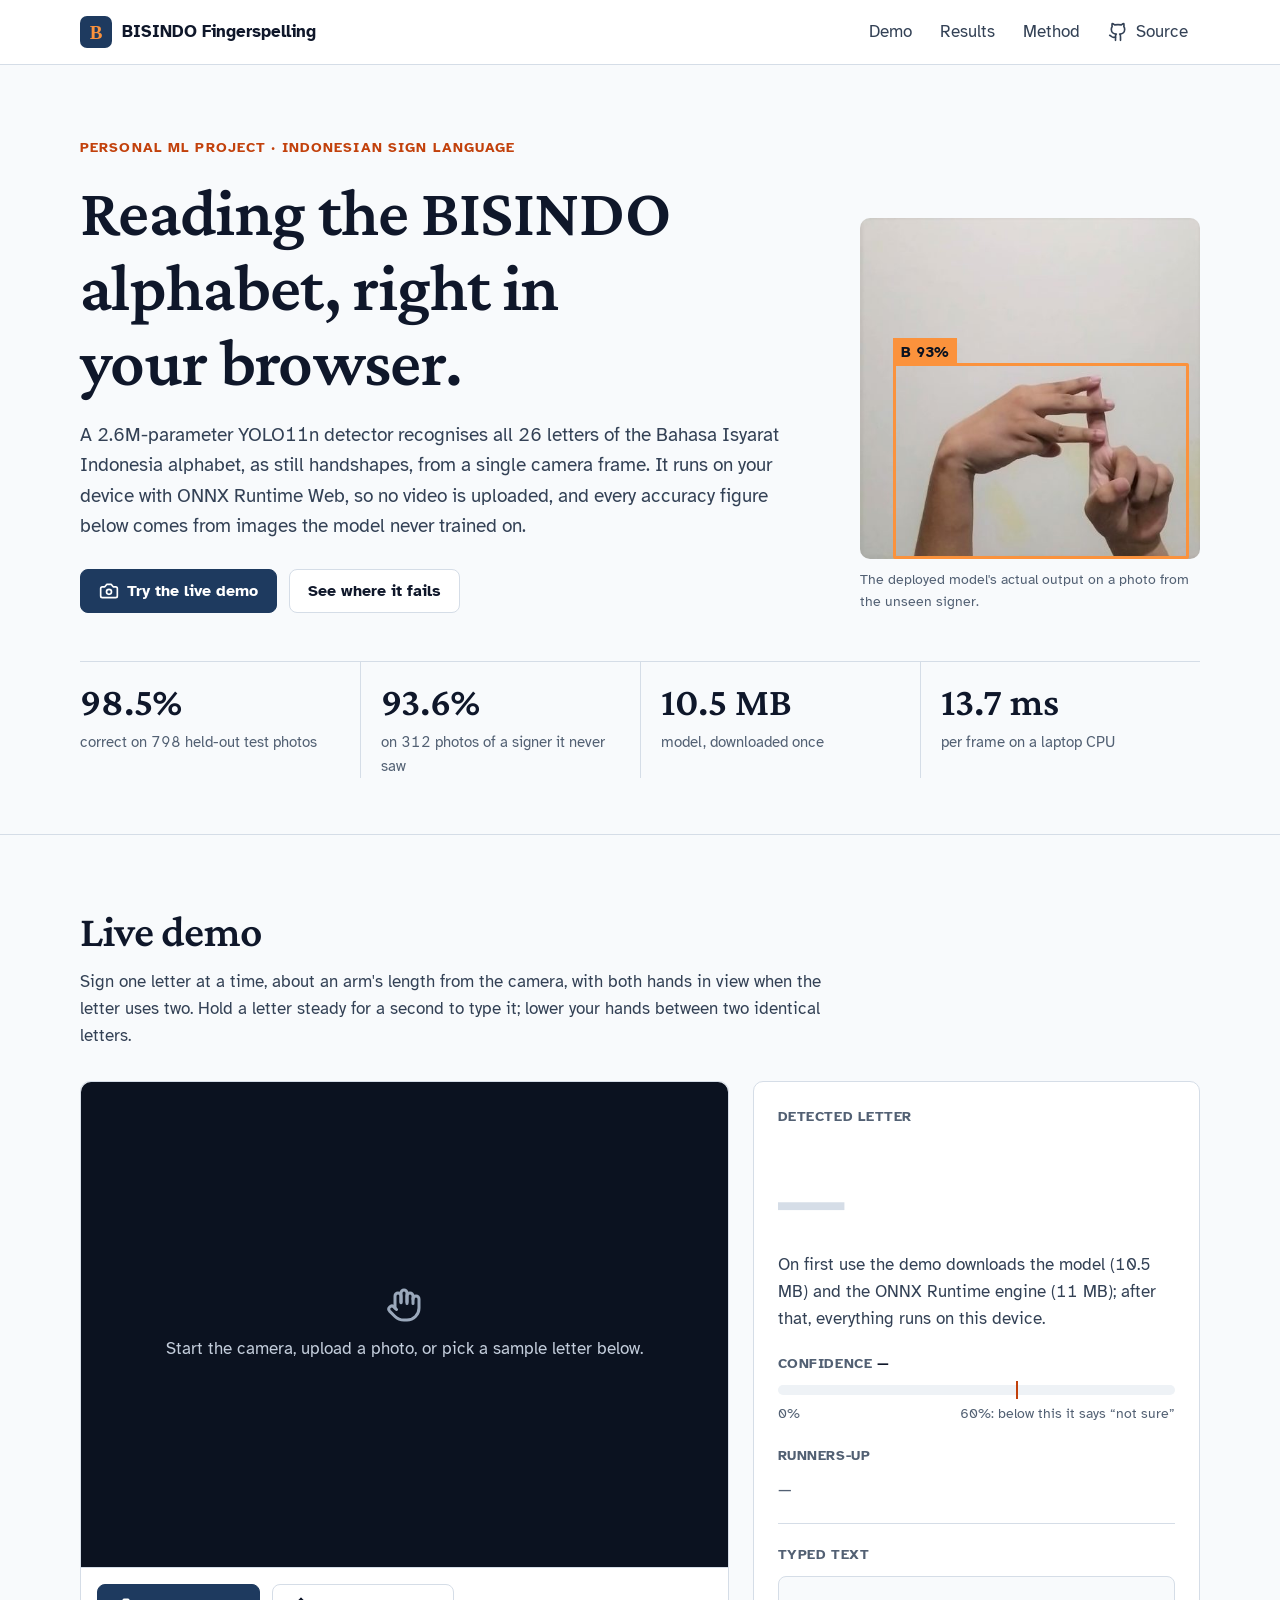
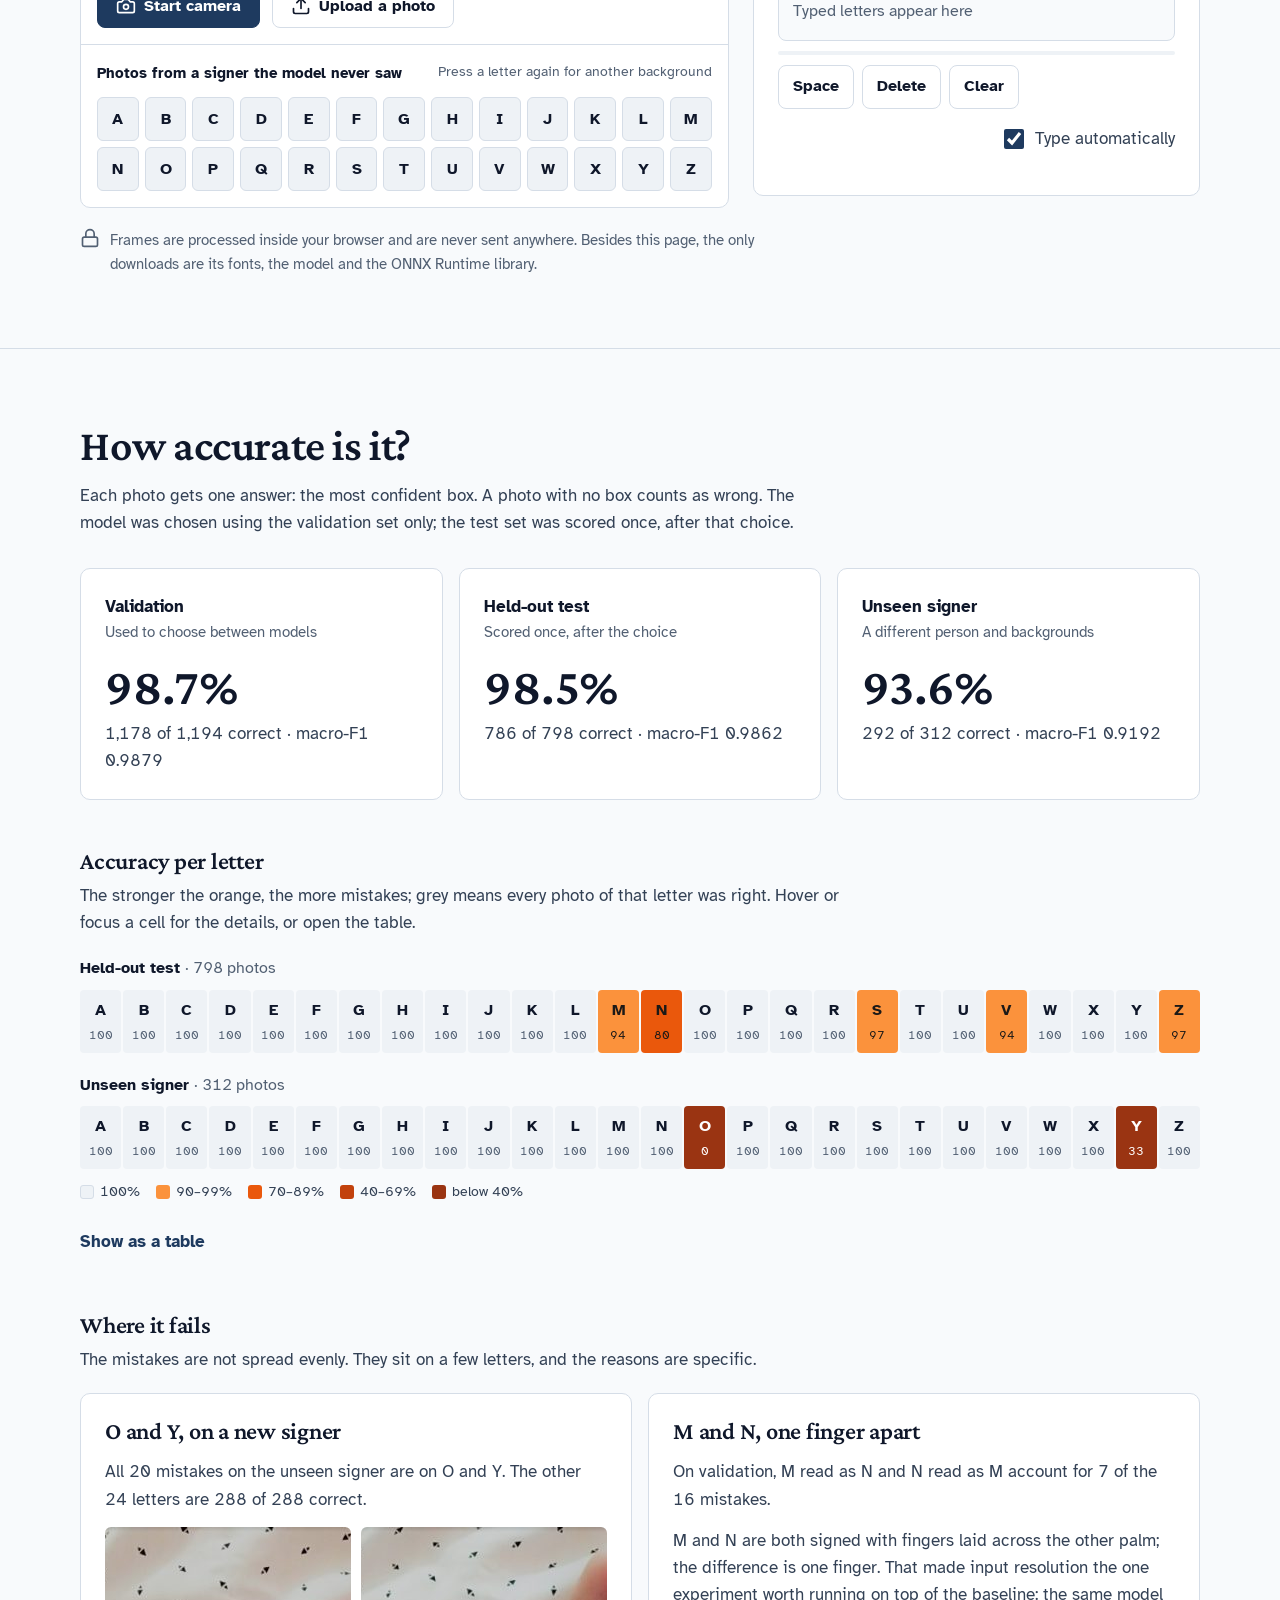
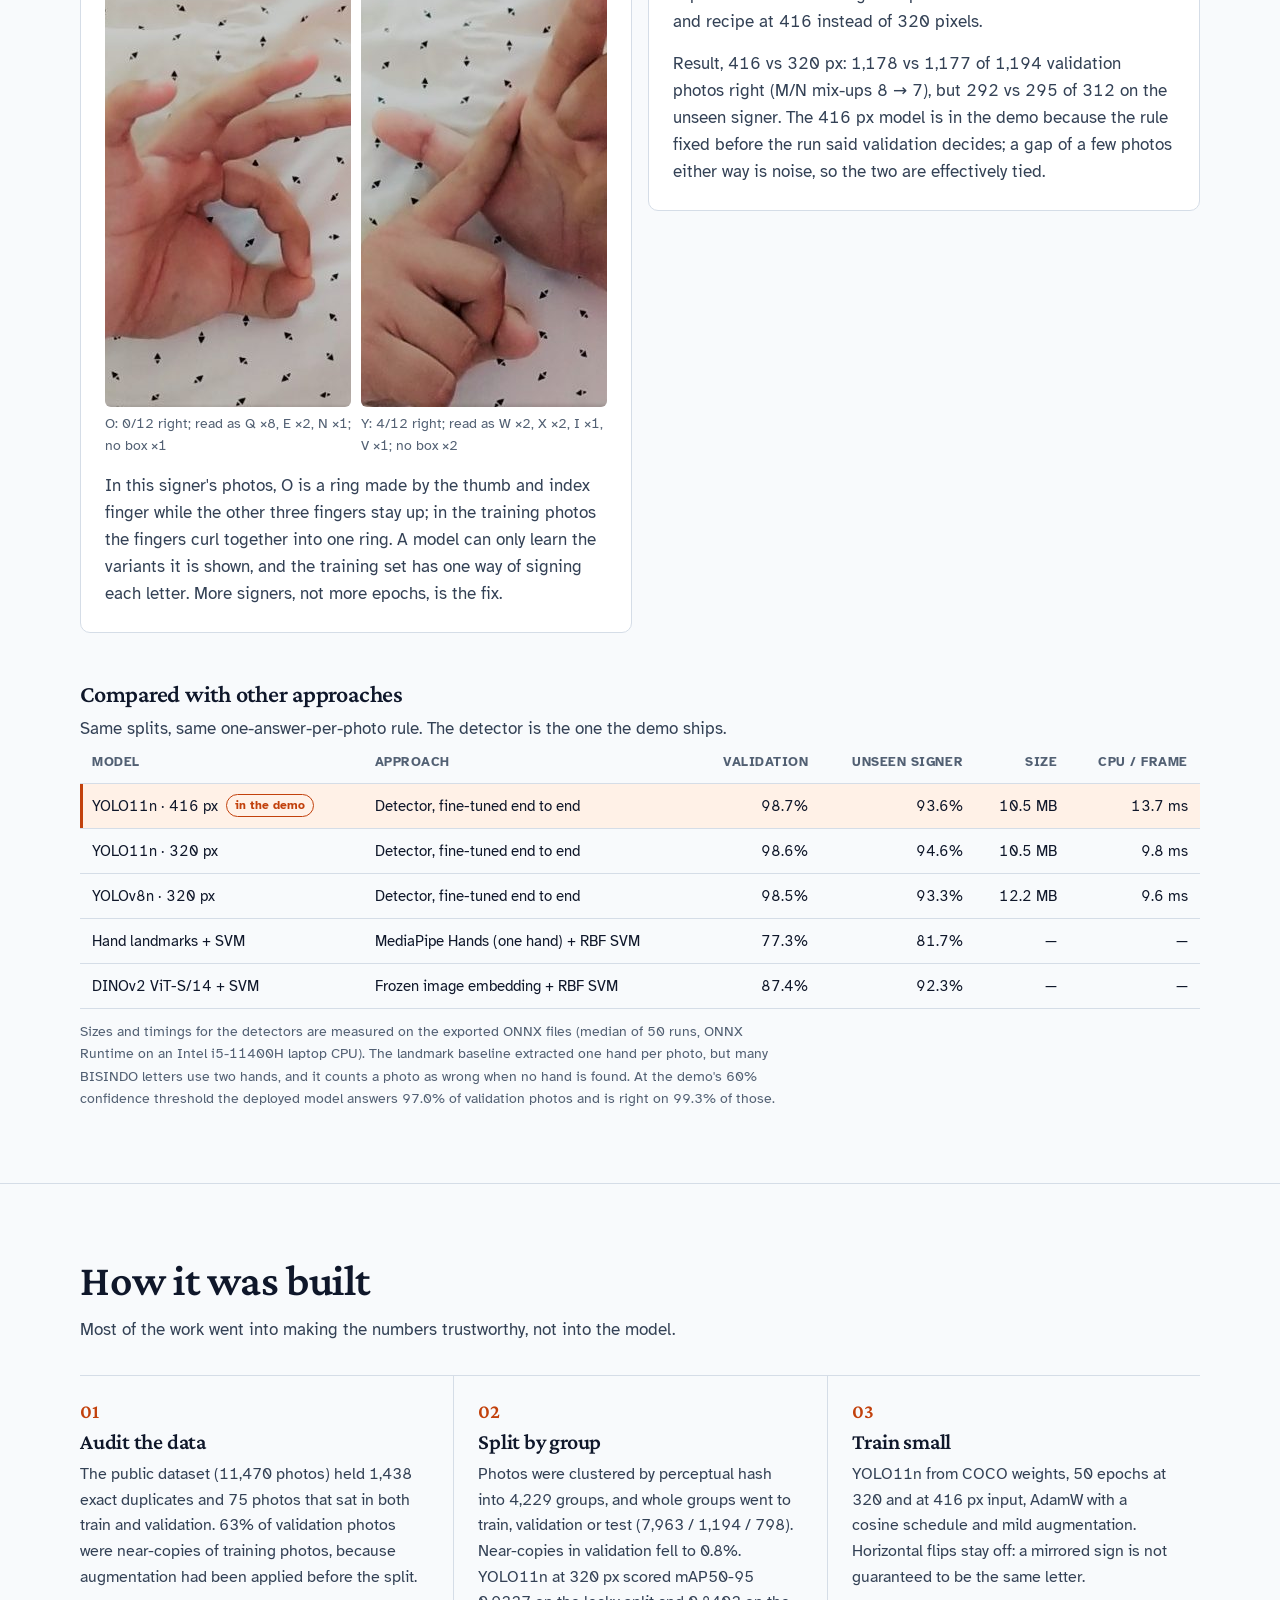
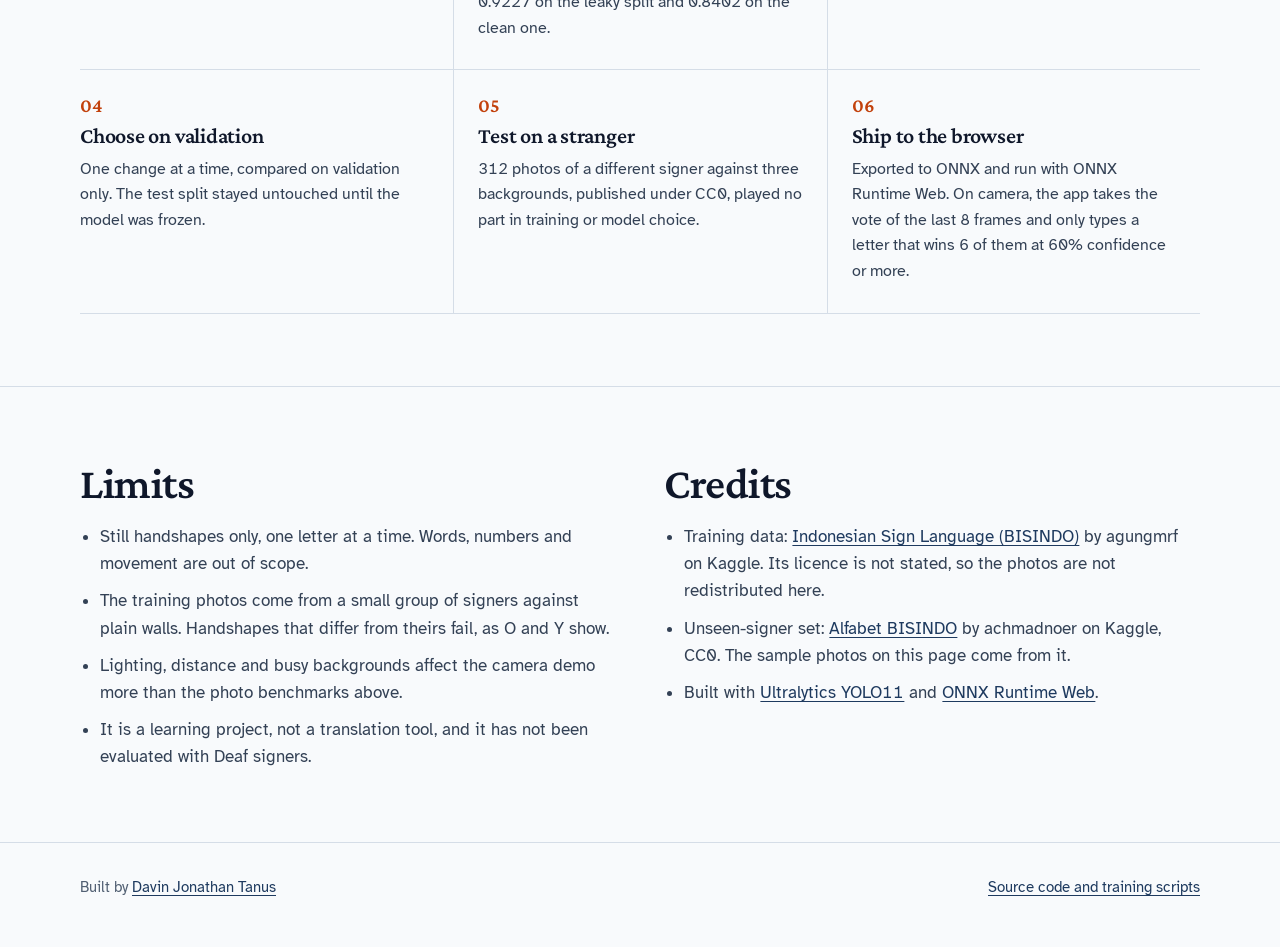
<file: index.html>
<!doctype html>
<html lang="en">
<head>
  <meta charset="utf-8">
  <meta name="viewport" content="width=device-width, initial-scale=1">
  <title>BISINDO Fingerspelling</title>
  <!-- The site lives in docs/. This page only matters when GitHub Pages publishes the repo root instead. -->
  <meta http-equiv="refresh" content="0; url=docs/">
  <meta name="description" content="Read the BISINDO alphabet from a webcam, right in your browser, with honest accuracy numbers.">
  <meta property="og:title" content="BISINDO Fingerspelling">
  <meta property="og:description" content="Read the BISINDO alphabet from a webcam, right in your browser, with honest accuracy numbers.">
  <meta property="og:image" content="https://raw.githubusercontent.com/Daendells/bisindo/main/docs/preview.png">
  <script>location.replace("docs/" + location.hash);</script>
</head>
<body>
  <p><a href="docs/">Open the BISINDO Fingerspelling demo</a></p>
</body>
</html>
</file>
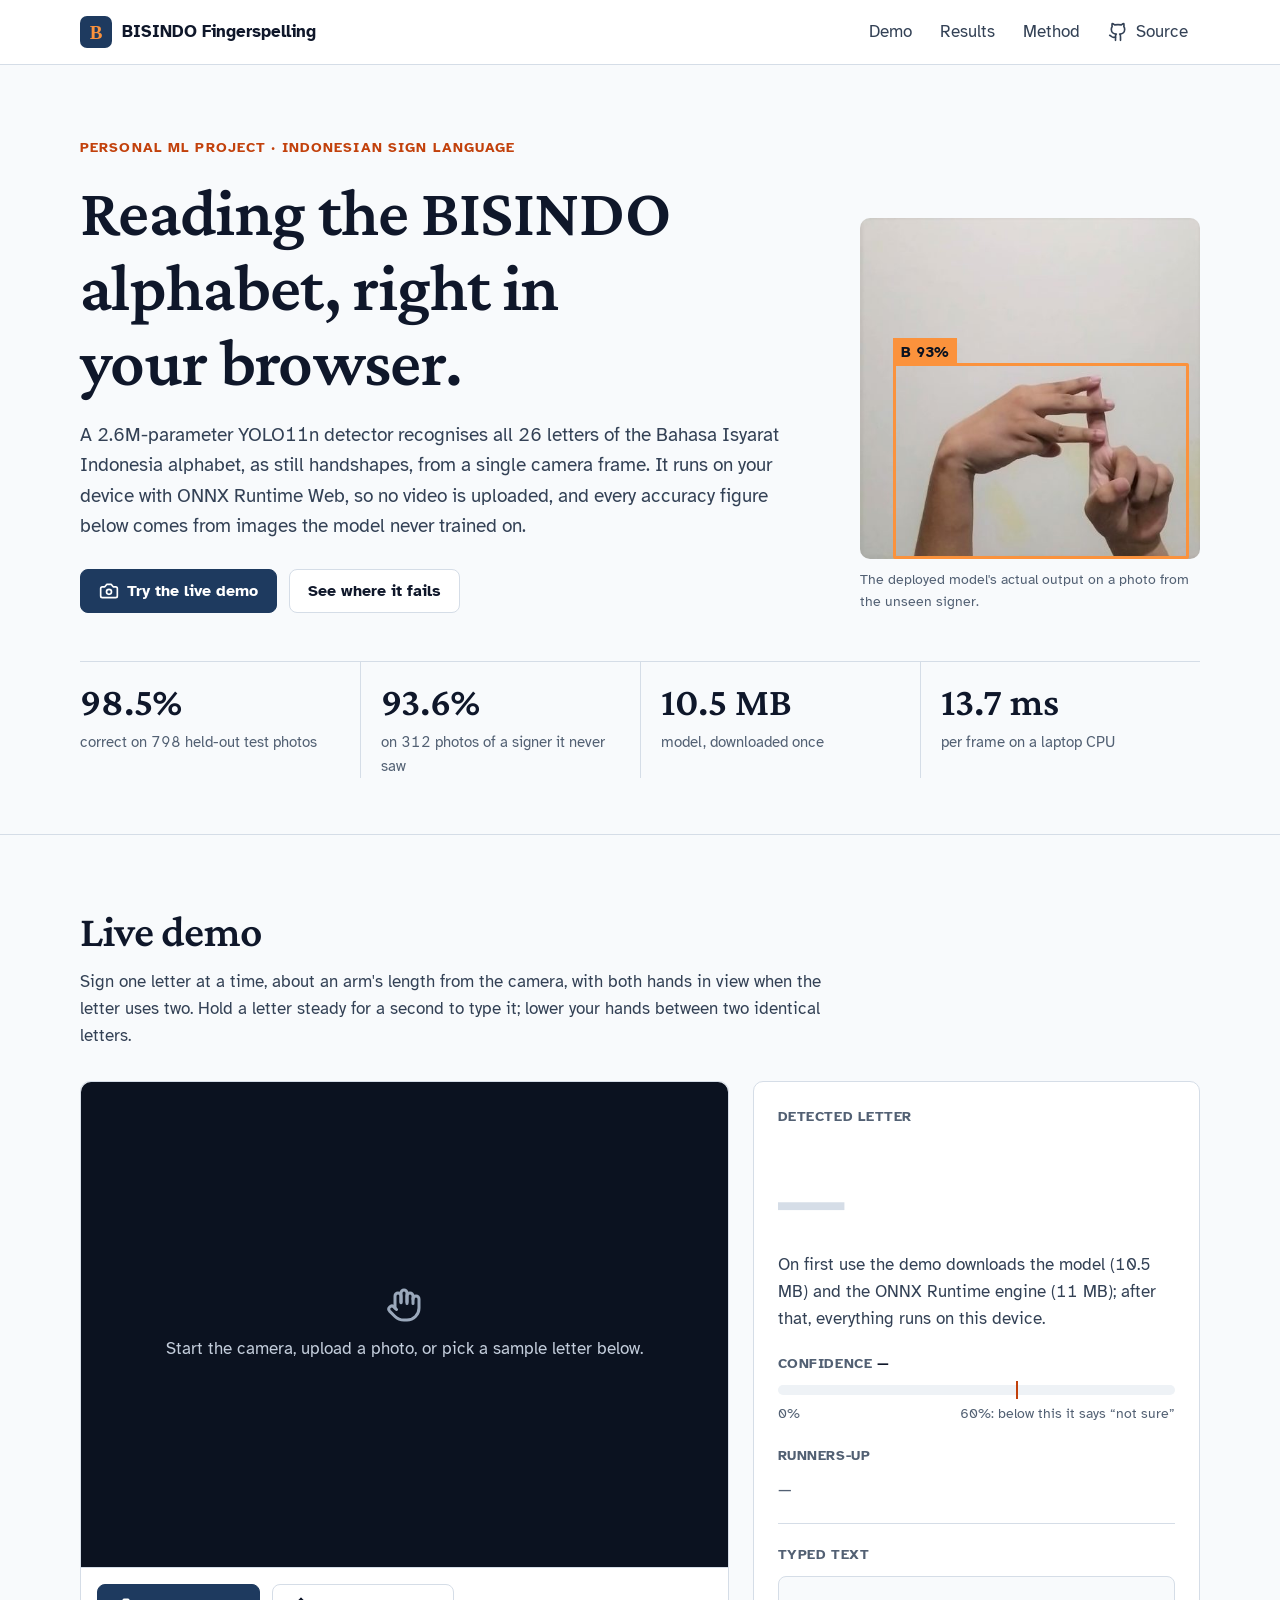
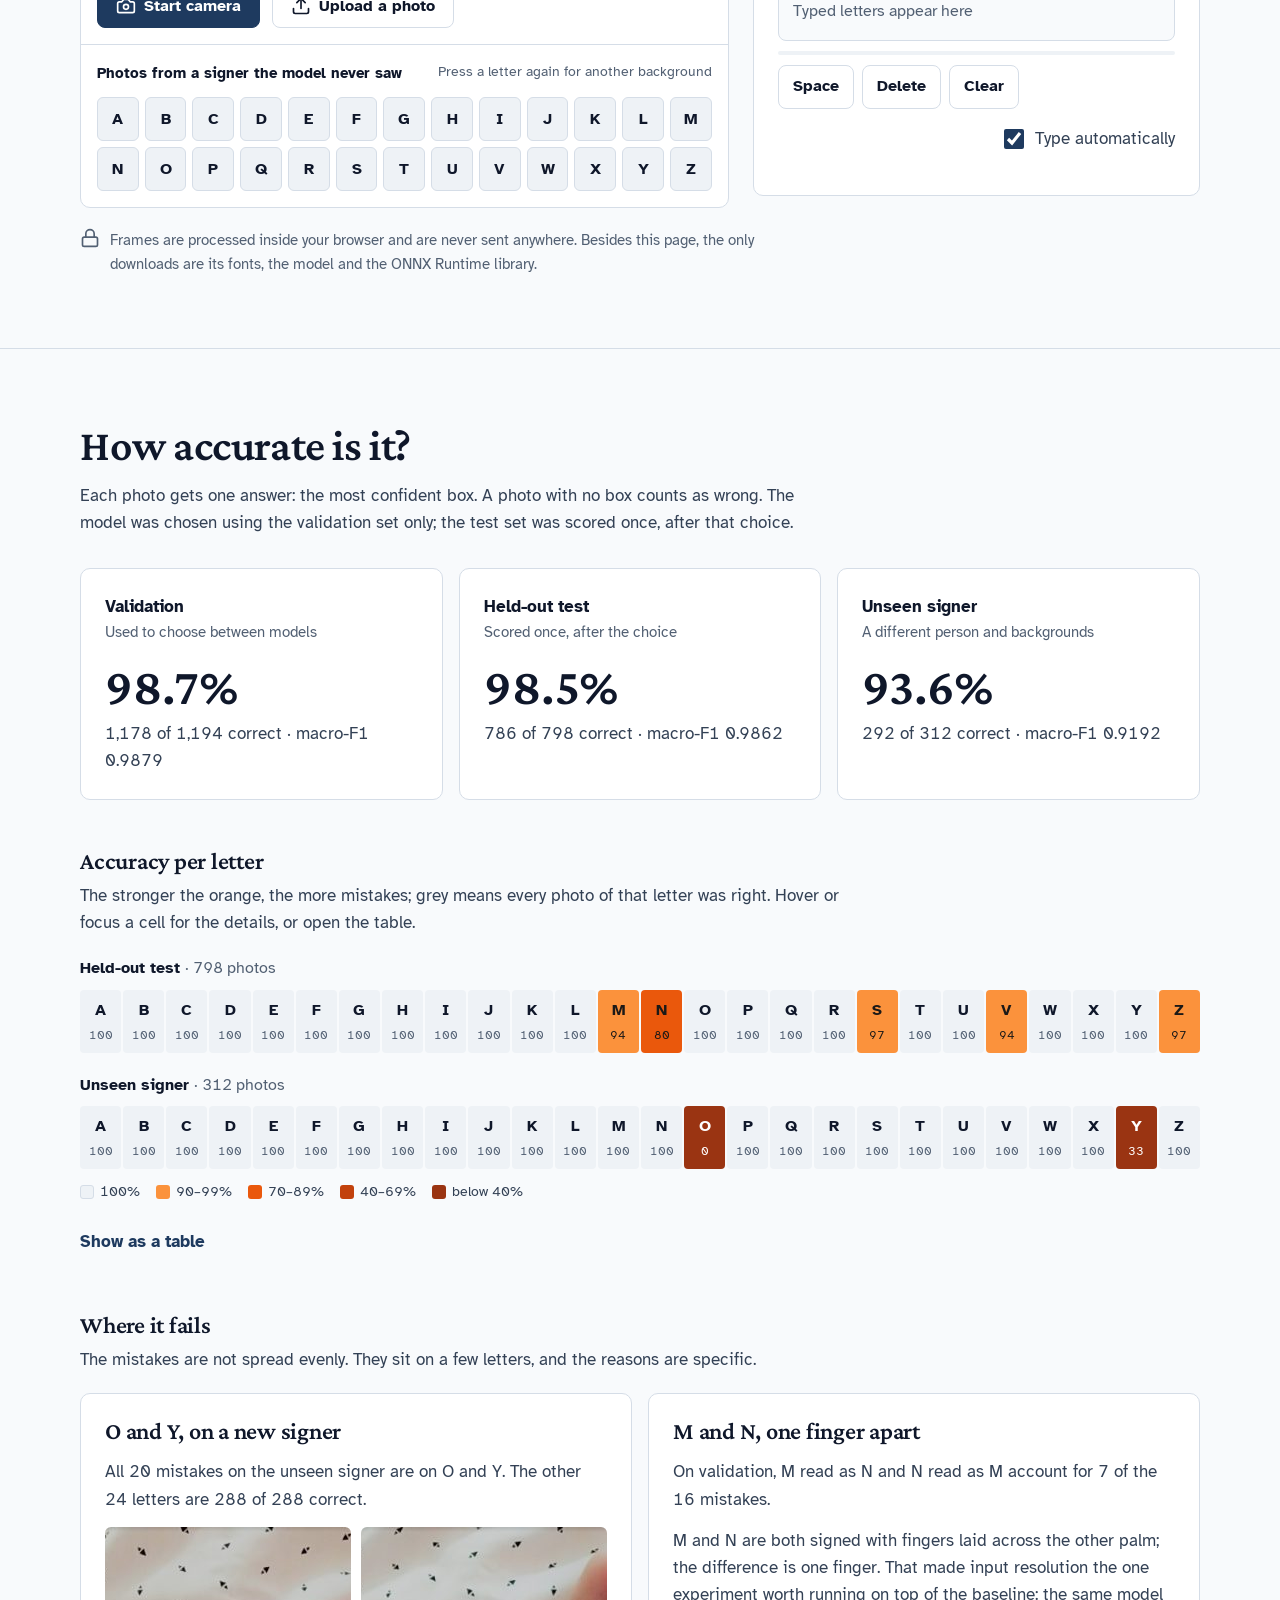
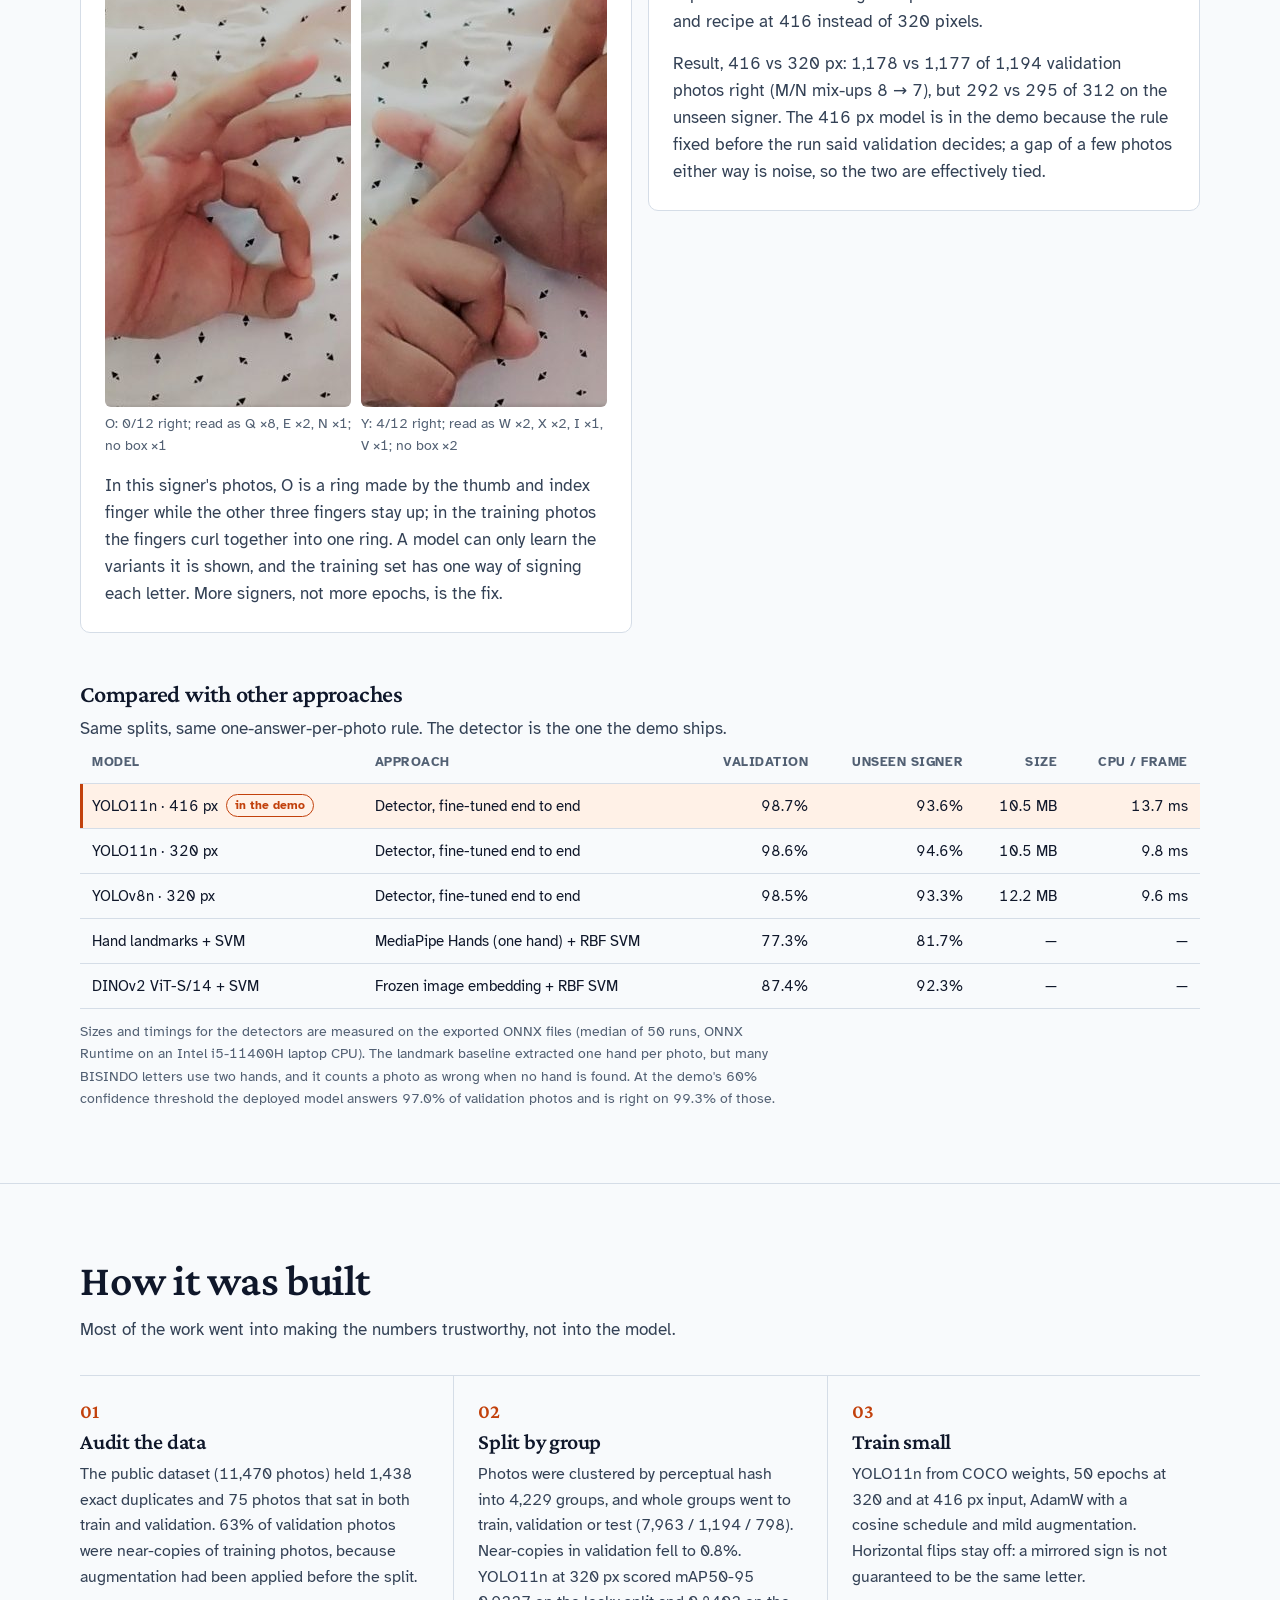
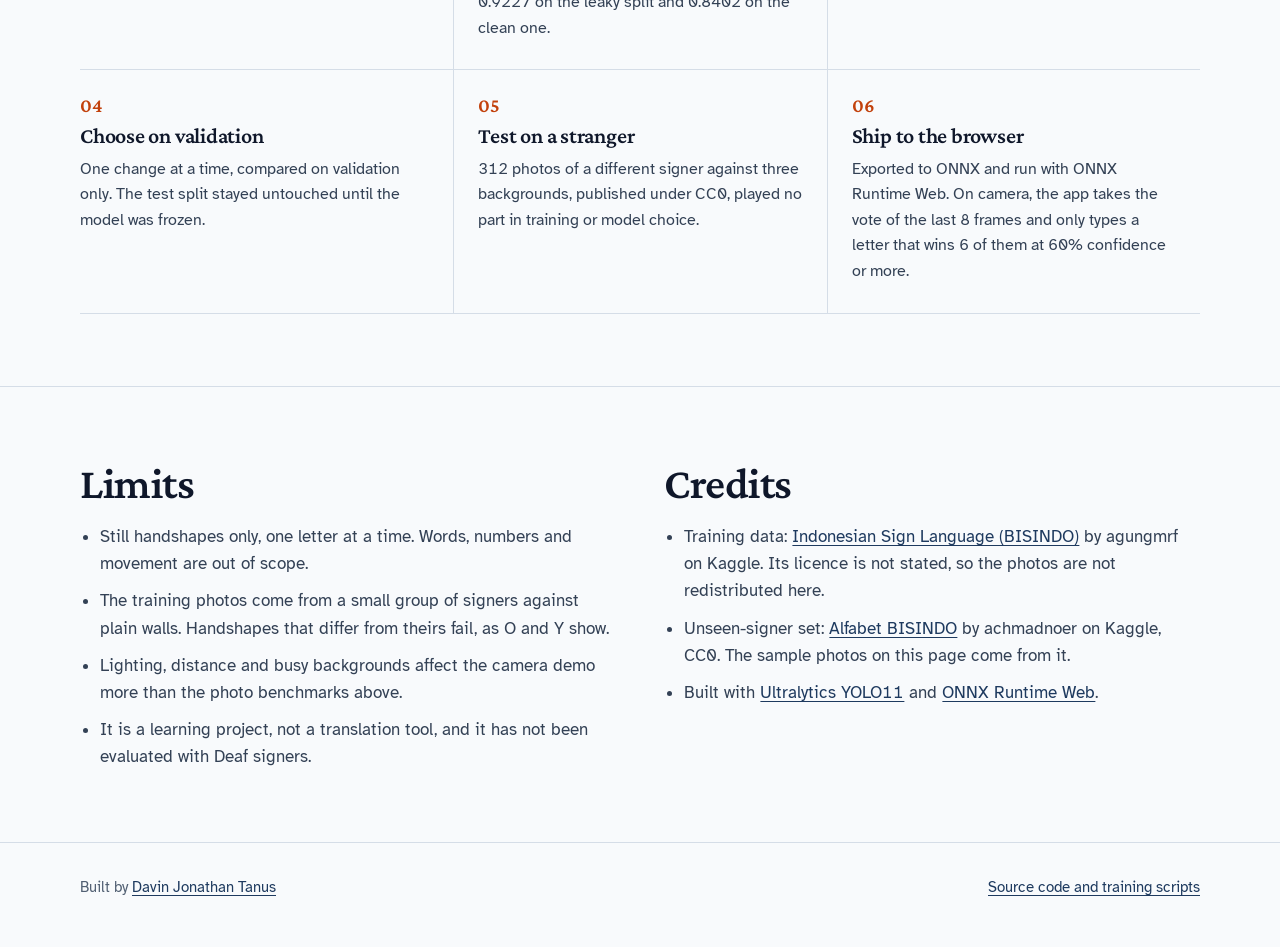
<file: docs/index.html>
<!doctype html>
<html lang="en">
<head>
  <meta charset="utf-8">
  <meta name="viewport" content="width=device-width, initial-scale=1">
  <title>BISINDO Fingerspelling — in-browser letter recognition</title>
  <meta name="description" content="Recognise the 26 letters of the Indonesian Sign Language (BISINDO) alphabet from a webcam, on-device, with a 2.6M-parameter YOLO11n model. Accuracy measured on held-out images and an unseen signer.">
  <meta name="author" content="Davin Jonathan Tanus">
  <meta property="og:title" content="BISINDO Fingerspelling">
  <meta property="og:description" content="Read the BISINDO alphabet from a webcam, right in your browser — with honest accuracy numbers.">
  <meta property="og:type" content="website">
  <meta property="og:url" content="https://daendells.github.io/bisindo/">
  <meta property="og:image" content="https://raw.githubusercontent.com/Daendells/bisindo/main/docs/preview.png">
  <meta name="theme-color" content="#1e3a5f">
  <link rel="icon" href="favicon.svg" type="image/svg+xml">
  <link rel="preconnect" href="https://fonts.googleapis.com">
  <link rel="preconnect" href="https://fonts.gstatic.com" crossorigin>
  <link rel="stylesheet" href="https://fonts.googleapis.com/css2?family=Atkinson+Hyperlegible:wght@400;700&family=Crimson+Pro:wght@600&display=swap">
  <link rel="stylesheet" href="style.css">
  <script src="app.js" defer></script>
</head>
<body>
  <a class="skip" href="#demo">Skip to the demo</a>
  <noscript><p class="noscript">The demo and the results on this page need JavaScript. The numbers are also in <a href="results.json">results.json</a> and the <a href="https://github.com/Daendells/bisindo">repository README</a>.</p></noscript>

  <svg width="0" height="0" style="position:absolute" aria-hidden="true">
    <symbol id="i-camera" viewBox="0 0 24 24"><path d="M14.5 4h-5L7 7H4a2 2 0 0 0-2 2v9a2 2 0 0 0 2 2h16a2 2 0 0 0 2-2V9a2 2 0 0 0-2-2h-3l-2.5-3z"/><circle cx="12" cy="13" r="3"/></symbol>
    <symbol id="i-stop" viewBox="0 0 24 24"><rect width="14" height="14" x="5" y="5" rx="2"/></symbol>
    <symbol id="i-upload" viewBox="0 0 24 24"><path d="M21 15v4a2 2 0 0 1-2 2H5a2 2 0 0 1-2-2v-4"/><path d="m17 8-5-5-5 5"/><path d="M12 3v12"/></symbol>
    <symbol id="i-github" viewBox="0 0 24 24"><path d="M15 22v-4a4.8 4.8 0 0 0-1-3.5c3 0 6-2 6-5.5.08-1.25-.27-2.48-1-3.5.28-1.15.28-2.35 0-3.5 0 0-1 0-3 1.5-2.64-.5-5.36-.5-8 0C6 2 5 2 5 2c-.3 1.15-.3 2.35 0 3.5A5.4 5.4 0 0 0 4 9c0 3.5 3 5.5 6 5.5-.39.49-.68 1.05-.85 1.65-.17.6-.22 1.23-.15 1.85v4"/><path d="M9 18c-4.51 2-5-2-7-2"/></symbol>
    <symbol id="i-lock" viewBox="0 0 24 24"><rect width="18" height="11" x="3" y="11" rx="2"/><path d="M7 11V7a5 5 0 0 1 10 0v4"/></symbol>
    <symbol id="i-check" viewBox="0 0 24 24"><path d="M20 6 9 17l-5-5"/></symbol>
    <symbol id="i-x" viewBox="0 0 24 24"><path d="M18 6 6 18"/><path d="m6 6 12 12"/></symbol>
    <symbol id="i-hand" viewBox="0 0 24 24"><path d="M18 11V6a2 2 0 0 0-4 0v5"/><path d="M14 10V4a2 2 0 0 0-4 0v6"/><path d="M10 10.5V6a2 2 0 0 0-4 0v8"/><path d="M18 8a2 2 0 1 1 4 0v6a8 8 0 0 1-8 8h-2c-2.8 0-4.5-.86-5.99-2.34l-3.6-3.6a2 2 0 0 1 2.83-2.82L7 15"/></symbol>
  </svg>

  <header class="site-head">
    <div class="wrap">
      <a class="brand" href="#top" aria-label="BISINDO Fingerspelling, home">
        <svg class="brand-mark" viewBox="0 0 32 32" aria-hidden="true"><rect width="32" height="32" rx="7" fill="#1e3a5f"/><text x="16" y="23" text-anchor="middle" font-family="Georgia, serif" font-size="19" font-weight="700" fill="#fb923c">B</text></svg>
        BISINDO Fingerspelling
      </a>
      <nav class="site-nav" aria-label="Sections">
        <a class="nav-section" href="#demo">Demo</a>
        <a class="nav-section" href="#results">Results</a>
        <a class="nav-section" href="#method">Method</a>
        <a href="https://github.com/Daendells/bisindo"><svg class="icon" aria-hidden="true"><use href="#i-github"/></svg>Source</a>
      </nav>
    </div>
  </header>

  <main id="top">
    <section class="hero">
      <div class="wrap hero-grid">
        <div>
        <p class="eyebrow">Personal ML project · Indonesian Sign Language</p>
        <h1>Reading the BISINDO alphabet, right in your browser.</h1>
        <p class="lede">A <span data-stat="model.params_m">2.6</span>M-parameter YOLO11n detector recognises all 26 letters of the Bahasa Isyarat Indonesia alphabet, as still handshapes, from a single camera frame. It runs on your device with ONNX Runtime Web, so no video is uploaded, and every accuracy figure below comes from images the model never trained on.</p>
        <div class="actions">
          <a class="btn btn-primary" href="#demo"><svg class="icon" aria-hidden="true"><use href="#i-camera"/></svg>Try the live demo</a>
          <a class="btn" href="#failures">See where it fails</a>
        </div>
        </div>
        <figure class="hero-fig" id="hero-fig" hidden>
          <div class="hero-shot">
            <img id="hero-img" alt="Two hands signing the letter B in front of a plain wall, with the model's detection box around them" width="479" height="480">
            <span class="hero-box" id="hero-box"><span class="hero-tag" id="hero-tag"></span></span>
          </div>
          <figcaption>The deployed model's actual output on a photo from the unseen signer.</figcaption>
        </figure>
        <dl class="figures">
          <div><dt data-stat="eval.test.top1|pct">—</dt><dd>correct on <span data-stat="eval.test.n|int">798</span> held-out test photos</dd></div>
          <div><dt data-stat="eval.external.top1|pct">—</dt><dd>on <span data-stat="eval.external.n|int">312</span> photos of a signer it never saw</dd></div>
          <div><dt><span data-stat="model.size_mb">—</span> MB</dt><dd>model, downloaded once</dd></div>
          <div><dt><span data-stat="model.cpu_ms">—</span> ms</dt><dd>per frame on a laptop CPU</dd></div>
        </dl>
      </div>
    </section>

    <section class="section" id="demo" aria-labelledby="demo-title">
      <div class="wrap">
        <div class="section-head">
          <h2 id="demo-title">Live demo</h2>
          <p>Sign one letter at a time, about an arm's length from the camera, with both hands in view when the letter uses two. Hold a letter steady for a second to type it; lower your hands between two identical letters.</p>
        </div>

        <div class="demo">
          <div class="panel">
            <div class="stage" id="stage">
              <video id="video" playsinline muted></video>
              <canvas class="view" id="view"></canvas>
              <canvas class="overlay" id="overlay"></canvas>
              <div class="stage-empty">
                <svg class="icon" aria-hidden="true"><use href="#i-hand"/></svg>
                <p id="stage-hint">Start the camera, upload a photo, or pick a sample letter below.</p>
                <div class="progress" id="progress" role="progressbar" aria-label="Model download" aria-valuemin="0" aria-valuemax="100" hidden><span id="progress-bar"></span></div>
              </div>
              <p class="stage-caption" id="caption"></p>
            </div>
            <div class="controls">
              <button class="btn btn-primary" id="camera-btn" type="button"><svg class="icon" aria-hidden="true"><use href="#i-camera"/></svg><span>Start camera</span></button>
              <button class="btn" id="upload-btn" type="button"><svg class="icon" aria-hidden="true"><use href="#i-upload"/></svg>Upload a photo</button>
              <input id="file" type="file" accept="image/*" hidden>
            </div>
            <div class="samples">
              <div class="samples-head">
                <strong id="samples-title">Photos from a signer the model never saw</strong>
                <span>Press a letter again for another background</span>
              </div>
              <div class="letters" id="letters" role="group" aria-labelledby="samples-title"></div>
            </div>
          </div>

          <div class="panel result" aria-labelledby="result-title">
            <div>
              <p class="label" id="result-title">Detected letter</p>
              <div class="readout">
                <span class="big-letter" id="letter" data-state="empty">–</span>
                <span class="verdict" id="verdict"></span>
              </div>
              <p class="status" id="status">On first use the demo downloads the model (<span data-stat="model.size_mb">10.5</span> MB) and the ONNX Runtime engine (11 MB); after that, everything runs on this device.</p>
            </div>
            <div>
              <p class="label">Confidence <span class="conf-value" id="conf">—</span></p>
              <div class="meter" aria-hidden="true"><div class="meter-fill" id="meter"></div><span class="meter-tick"></span></div>
              <p class="meter-legend"><span>0%</span><span>60%: below this it says “not sure”</span></p>
            </div>
            <div>
              <p class="label">Runners-up</p>
              <ul class="alts" id="alts"></ul>
            </div>
            <div class="typed">
              <p class="label" id="typed-label">Typed text</p>
              <output class="typed-out" id="typed" aria-labelledby="typed-label"></output>
              <div class="hold" aria-hidden="true"><span id="hold"></span></div>
              <div class="typed-actions">
                <button class="btn" type="button" data-key="space">Space</button>
                <button class="btn" type="button" data-key="back">Delete</button>
                <button class="btn" type="button" data-key="clear">Clear</button>
                <label class="check"><input type="checkbox" id="auto" checked> Type automatically</label>
              </div>
              <p class="timing" id="timing"></p>
            </div>
          </div>
        </div>

        <p class="privacy"><svg class="icon" aria-hidden="true"><use href="#i-lock"/></svg>Frames are processed inside your browser and are never sent anywhere. Besides this page, the only downloads are its fonts, the model and the ONNX Runtime library.</p>
        <p class="sr-only" id="live" aria-live="polite"></p>
      </div>
    </section>

    <section class="section" id="results" aria-labelledby="results-title">
      <div class="wrap">
        <div class="section-head">
          <h2 id="results-title">How accurate is it?</h2>
          <p>Each photo gets one answer: the most confident box. A photo with no box counts as wrong. The model was chosen using the validation set only; the test set was scored once, after that choice.</p>
        </div>

        <div class="tiles">
          <article class="panel tile">
            <p class="tile-name">Validation</p>
            <p class="tile-note">Used to choose between models</p>
            <p class="tile-value" data-stat="eval.val.top1|pct">—</p>
            <p class="tile-sub"><span data-stat="eval.val.correct|int">—</span> of <span data-stat="eval.val.n|int">—</span> correct · macro-F1 <span data-stat="eval.val.macro_f1">—</span></p>
          </article>
          <article class="panel tile" id="test-tile">
            <p class="tile-name">Held-out test</p>
            <p class="tile-note">Scored once, after the choice</p>
            <p class="tile-value" data-stat="eval.test.top1|pct">—</p>
            <p class="tile-sub"><span data-stat="eval.test.correct|int">—</span> of <span data-stat="eval.test.n|int">—</span> correct · macro-F1 <span data-stat="eval.test.macro_f1">—</span></p>
          </article>
          <article class="panel tile">
            <p class="tile-name">Unseen signer</p>
            <p class="tile-note">A different person and backgrounds</p>
            <p class="tile-value" data-stat="eval.external.top1|pct">—</p>
            <p class="tile-sub"><span data-stat="eval.external.correct|int">—</span> of <span data-stat="eval.external.n|int">—</span> correct · macro-F1 <span data-stat="eval.external.macro_f1">—</span></p>
          </article>
        </div>

        <div class="block">
          <h3>Accuracy per letter</h3>
          <p>The stronger the orange, the more mistakes; grey means every photo of that letter was right. Hover or focus a cell for the details, or open the table.</p>
          <div class="heat" id="heat"></div>
          <ul class="legend" aria-label="Legend">
            <li><i></i>100%</li>
            <li><i data-b="1"></i>90–99%</li>
            <li><i data-b="2"></i>70–89%</li>
            <li><i data-b="3"></i>40–69%</li>
            <li><i data-b="4"></i>below 40%</li>
          </ul>
          <details>
            <summary>Show as a table</summary>
            <div class="table-scroll"><table id="heat-table"></table></div>
          </details>
        </div>

        <div class="block" id="failures">
          <h3>Where it fails</h3>
          <p>The mistakes are not spread evenly. They sit on a few letters, and the reasons are specific.</p>
          <div class="cases">
            <article class="panel case">
              <h3>O and Y, on a new signer</h3>
              <p id="case-oy">—</p>
              <div class="case-figs">
                <figure><img src="samples/O-2.jpg" alt="Letter O from the unseen signer: thumb and index finger touching, other three fingers raised" loading="lazy" width="480" height="480"><figcaption id="cap-o">O from the unseen signer</figcaption></figure>
                <figure><img src="samples/Y-2.jpg" alt="Letter Y from the unseen signer: two hands with index fingers crossing" loading="lazy" width="480" height="480"><figcaption id="cap-y">Y from the unseen signer</figcaption></figure>
              </div>
              <p>In this signer's photos, O is a ring made by the thumb and index finger while the other three fingers stay up; in the training photos the fingers curl together into one ring. A model can only learn the variants it is shown, and the training set has one way of signing each letter. More signers, not more epochs, is the fix.</p>
            </article>
            <article class="panel case">
              <h3>M and N, one finger apart</h3>
              <p id="case-mn">—</p>
              <p>M and N are both signed with fingers laid across the other palm; the difference is one finger. That made input resolution the one experiment worth running on top of the baseline: the same model and recipe at 416 instead of 320 pixels.</p>
              <p id="case-exp">—</p>
            </article>
          </div>
        </div>

        <div class="block">
          <h3>Compared with other approaches</h3>
          <p>Same splits, same one-answer-per-photo rule. The detector is the one the demo ships.</p>
          <div class="table-scroll"><table id="compare"></table></div>
          <p class="footnote">Sizes and timings for the detectors are measured on the exported ONNX files (median of 50 runs, ONNX Runtime on an Intel i5-11400H laptop CPU). The landmark baseline extracted one hand per photo, but many BISINDO letters use two hands, and it counts a photo as wrong when no hand is found. <span id="threshold-note"></span></p>
        </div>
      </div>
    </section>

    <section class="section" id="method" aria-labelledby="method-title">
      <div class="wrap">
        <div class="section-head">
          <h2 id="method-title">How it was built</h2>
          <p>Most of the work went into making the numbers trustworthy, not into the model.</p>
        </div>
        <ol class="steps">
          <li><h3>Audit the data</h3><p>The public dataset (<span data-stat="audit.raw_images|int">—</span> photos) held <span data-stat="audit.exact_duplicates|int">—</span> exact duplicates and <span data-stat="audit.cross_split_copies|int">—</span> photos that sat in both train and validation. <span data-stat="audit.val_near_copy_share|pct0">—</span> of validation photos were near-copies of training photos, because augmentation had been applied before the split.</p></li>
          <li><h3>Split by group</h3><p>Photos were clustered by perceptual hash into <span data-stat="audit.phash_groups|int">—</span> groups, and whole groups went to train, validation or test (<span data-stat="audit.split.train|int">—</span> / <span data-stat="audit.split.val|int">—</span> / <span data-stat="audit.split.test|int">—</span>). Near-copies in validation fell to <span data-stat="audit.val_near_copy_share_after|pct">—</span>. YOLO11n at 320 px scored mAP50-95 <span data-stat="audit.leaky_split_map50_95">—</span> on the leaky split and <span data-stat="audit.clean_split_map50_95">—</span> on the clean one.</p></li>
          <li><h3>Train small</h3><p>YOLO11n from COCO weights, 50 epochs at 320 and at 416 px input, AdamW with a cosine schedule and mild augmentation. Horizontal flips stay off: a mirrored sign is not guaranteed to be the same letter.</p></li>
          <li><h3>Choose on validation</h3><p>One change at a time, compared on validation only. The test split stayed untouched until the model was frozen.</p></li>
          <li><h3>Test on a stranger</h3><p>312 photos of a different signer against three backgrounds, published under CC0, played no part in training or model choice.</p></li>
          <li><h3>Ship to the browser</h3><p>Exported to ONNX and run with ONNX Runtime Web. On camera, the app takes the vote of the last 8 frames and only types a letter that wins 6 of them at 60% confidence or more.</p></li>
        </ol>
      </div>
    </section>

    <section class="section" aria-labelledby="limits-title">
      <div class="wrap two-col">
        <div>
          <h2 id="limits-title">Limits</h2>
          <ul class="plain-list">
            <li>Still handshapes only, one letter at a time. Words, numbers and movement are out of scope.</li>
            <li>The training photos come from a small group of signers against plain walls. Handshapes that differ from theirs fail, as O and Y show.</li>
            <li>Lighting, distance and busy backgrounds affect the camera demo more than the photo benchmarks above.</li>
            <li>It is a learning project, not a translation tool, and it has not been evaluated with Deaf signers.</li>
          </ul>
        </div>
        <div>
          <h2>Credits</h2>
          <ul class="plain-list">
            <li>Training data: <a href="https://www.kaggle.com/datasets/agungmrf/indonesian-sign-language-bisindo">Indonesian Sign Language (BISINDO)</a> by agungmrf on Kaggle. Its licence is not stated, so the photos are not redistributed here.</li>
            <li>Unseen-signer set: <a href="https://www.kaggle.com/datasets/achmadnoer/alfabet-bisindo">Alfabet BISINDO</a> by achmadnoer on Kaggle, CC0. The sample photos on this page come from it.</li>
            <li>Built with <a href="https://github.com/ultralytics/ultralytics">Ultralytics YOLO11</a> and <a href="https://onnxruntime.ai/">ONNX Runtime Web</a>.</li>
          </ul>
        </div>
      </div>
    </section>
  </main>

  <footer class="site-foot">
    <div class="wrap">
      <p>Built by <a href="https://portofolio-liard-ten.vercel.app/">Davin Jonathan Tanus</a></p>
      <p><a href="https://github.com/Daendells/bisindo">Source code and training scripts</a></p>
    </div>
  </footer>
</body>
</html>
</file>
<file: docs/style.css>
/* Tokens: navy ink + burnt-orange accent, light and dark. Heat steps validated
   with the dataviz palette checker (one hue, monotone, light end >= 2:1). */
:root {
  --bg: #f8fafc;
  --surface: #ffffff;
  --surface-2: #eef2f6;
  --ink: #0f172a;
  --ink-2: #334155;
  --muted: #526073;
  --border: #d5dde7;
  --primary: #1e3a5f;
  --primary-ink: #ffffff;
  --accent: #c2410c;
  --accent-soft: #fff1e7;
  --ok: #15803d;
  --bad: #b91c1c;
  --stage: #0b1220;
  --heat-1: #fb923c; --heat-1-ink: #1c1917;
  --heat-2: #ea580c; --heat-2-ink: #1c1917;
  --heat-3: #c2410c; --heat-3-ink: #ffffff;
  --heat-4: #9a3412; --heat-4-ink: #ffffff;
  --radius: 10px;
  --font-body: "Atkinson Hyperlegible", system-ui, -apple-system, "Segoe UI", sans-serif;
  --font-head: "Crimson Pro", Georgia, "Times New Roman", serif;
  color-scheme: light;
}

@media (prefers-color-scheme: dark) {
  :root {
    --bg: #0b1220;
    --surface: #111a2b;
    --surface-2: #19243a;
    --ink: #e5ebf3;
    --ink-2: #c3cddb;
    --muted: #9aa8bb;
    --border: #26344d;
    --primary: #9cc0ea;
    --primary-ink: #0b1220;
    --accent: #fb923c;
    --accent-soft: #2a1a10;
    --ok: #4ade80;
    --bad: #f87171;
    --stage: #060a12;
    --heat-1: #c2410c; --heat-1-ink: #ffffff;
    --heat-2: #ea580c; --heat-2-ink: #1c1917;
    --heat-3: #fb923c; --heat-3-ink: #1c1917;
    --heat-4: #fdba74; --heat-4-ink: #1c1917;
    color-scheme: dark;
  }
}

*, *::before, *::after { box-sizing: border-box; }

html { scroll-behavior: smooth; -webkit-text-size-adjust: 100%; }

body {
  margin: 0;
  background: var(--bg);
  color: var(--ink);
  font: 400 1.0625rem/1.6 var(--font-body);
  font-variant-numeric: tabular-nums;
}

img, svg, video, canvas { display: block; max-width: 100%; }

a { color: var(--primary); text-underline-offset: 3px; }
a:hover { text-decoration-thickness: 2px; }

:focus-visible { outline: 3px solid var(--accent); outline-offset: 2px; border-radius: 4px; }

h1, h2, h3 { font-family: var(--font-head); font-weight: 600; line-height: 1.1; margin: 0; letter-spacing: -0.01em; }
h2 { font-size: clamp(2rem, 4vw, 2.75rem); }
h3 { font-size: 1.5rem; }
p { margin: 0; }

.wrap { width: min(1120px, 100% - 32px); margin-inline: auto; }

.skip { position: absolute; left: -999px; top: 8px; background: var(--surface); padding: 8px 12px; z-index: 10; }
.skip:focus { left: 8px; }

.icon { width: 20px; height: 20px; flex: none; stroke: currentColor; fill: none; stroke-width: 2; stroke-linecap: round; stroke-linejoin: round; }

/* Header */
.site-head { border-bottom: 1px solid var(--border); background: var(--surface); }
.site-head .wrap { display: flex; align-items: center; gap: 24px; min-height: 64px; }
.brand { display: flex; align-items: center; gap: 10px; color: var(--ink); text-decoration: none; font-weight: 700; white-space: nowrap; }
.brand-mark { width: 32px; height: 32px; }
.site-nav { margin-left: auto; display: flex; gap: 4px; flex-wrap: wrap; }
.site-nav a { color: var(--ink-2); text-decoration: none; padding: 10px 12px; border-radius: 8px; min-height: 44px; display: inline-flex; align-items: center; gap: 8px; }
.site-nav a:hover { background: var(--surface-2); color: var(--ink); }
@media (max-width: 640px) { .site-nav .nav-section { display: none; } }

/* Hero */
.hero { padding: 72px 0 56px; }
.hero-grid { display: grid; grid-template-columns: minmax(0, 1fr) 340px; gap: 0 56px; align-items: end; }
.hero-grid > .figures { grid-column: 1 / -1; }
.hero-fig { margin: 0; }
.hero-shot { position: relative; border-radius: var(--radius); overflow: hidden; background: var(--stage); }
.hero-shot img { width: 100%; height: auto; }
.hero-box { position: absolute; border: 3px solid #fb923c; border-radius: 2px; }
.hero-tag { position: absolute; left: -3px; bottom: 100%; background: #fb923c; color: #0b1220; font-weight: 700; font-size: 0.9375rem; padding: 2px 8px; white-space: nowrap; }
.hero-fig figcaption { margin-top: 10px; color: var(--muted); font-size: 0.875rem; }
@media (max-width: 900px) { .hero-grid { grid-template-columns: 1fr; } .hero-fig { display: none; } }
.eyebrow { color: var(--accent); font-weight: 700; font-size: 0.875rem; letter-spacing: 0.08em; text-transform: uppercase; margin-bottom: 16px; }
.hero h1 { font-size: clamp(2.5rem, 6vw, 4.25rem); max-width: 15ch; }
.lede { margin-top: 20px; max-width: 62ch; font-size: 1.1875rem; color: var(--ink-2); }
.actions { display: flex; flex-wrap: wrap; gap: 12px; margin-top: 28px; }

.btn {
  display: inline-flex; align-items: center; justify-content: center; gap: 8px;
  min-height: 44px; padding: 10px 18px; border-radius: 8px;
  border: 1px solid var(--border); background: var(--surface); color: var(--ink);
  font: 700 1rem/1.2 var(--font-body); text-decoration: none; cursor: pointer;
  transition: background-color 150ms ease, border-color 150ms ease, color 150ms ease;
}
.btn:hover { border-color: var(--ink-2); }
.btn-primary { background: var(--primary); border-color: var(--primary); color: var(--primary-ink); }
.btn-primary:hover { filter: brightness(1.12); border-color: var(--primary); }
.btn[disabled] { opacity: 0.5; cursor: not-allowed; }

.figures { display: grid; grid-template-columns: repeat(4, 1fr); margin: 48px 0 0; padding: 0; border-top: 1px solid var(--border); }
.figures div { padding: 20px 20px 0 0; }
.figures div + div { padding-left: 20px; border-left: 1px solid var(--border); }
.figures dt { font: 600 clamp(1.75rem, 3.5vw, 2.5rem)/1 var(--font-head); color: var(--ink); }
.figures dd { margin: 8px 0 0; color: var(--muted); font-size: 0.9375rem; }
@media (max-width: 760px) {
  .figures { grid-template-columns: repeat(2, 1fr); }
  .figures div, .figures div + div { padding: 20px 12px 0 0; border-left: 0; }
}

/* Sections */
.section { padding: 72px 0; border-top: 1px solid var(--border); }
.section-head { max-width: 68ch; margin-bottom: 32px; }
.section-head p { margin-top: 12px; color: var(--ink-2); }

/* Demo */
.demo { display: grid; grid-template-columns: minmax(0, 1.45fr) minmax(0, 1fr); gap: 24px; align-items: start; }
@media (max-width: 900px) { .demo { grid-template-columns: 1fr; } }

.panel { background: var(--surface); border: 1px solid var(--border); border-radius: var(--radius); }

/* Fixed 4:3 box at full width: photos and camera are letterboxed inside, so the layout never jumps.
   width: 100% keeps max-height from shrinking the width through the aspect ratio. */
.stage { position: relative; width: 100%; aspect-ratio: 4 / 3; max-height: 72vh; background: var(--stage); border-radius: var(--radius) var(--radius) 0 0; overflow: hidden; }
.stage video, .stage canvas { position: absolute; inset: 0; width: 100%; height: 100%; object-fit: contain; }
.stage video { transform: scaleX(-1); }
.stage[data-mode="camera"] .view, .stage[data-mode="image"] video, .stage:not([data-mode]) video, .stage:not([data-mode]) canvas { visibility: hidden; }
.stage-empty { position: absolute; inset: 0; display: grid; place-content: center; justify-items: center; gap: 12px; padding: 24px; text-align: center; color: #c3cddb; }
.stage-empty .icon { width: 36px; height: 36px; color: #9aa8bb; }
.stage[data-mode] .stage-empty { display: none; }
.stage-caption { position: absolute; left: 12px; bottom: 12px; background: rgb(6 10 18 / 0.78); color: #e5ebf3; padding: 6px 10px; border-radius: 6px; font-size: 0.875rem; }
.stage-caption:empty { display: none; }
.progress { width: min(280px, 70%); height: 6px; border-radius: 999px; background: rgb(255 255 255 / 0.14); overflow: hidden; }
.progress span { display: block; height: 100%; width: 0; background: #fb923c; transition: width 120ms linear; }
.progress-busy span { width: 35%; animation: busy 1.2s ease-in-out infinite; }
@keyframes busy { from { transform: translateX(-100%); } to { transform: translateX(290%); } }
.noscript { margin: 0; padding: 12px 16px; background: var(--accent-soft); color: var(--ink); text-align: center; }

.controls { display: flex; flex-wrap: wrap; gap: 12px; padding: 16px; border-top: 1px solid var(--border); }
.samples { padding: 16px; border-top: 1px solid var(--border); }
.samples-head { display: flex; flex-wrap: wrap; justify-content: space-between; gap: 4px 16px; margin-bottom: 12px; }
.samples-head strong { font-size: 0.9375rem; }
.samples-head span { color: var(--muted); font-size: 0.875rem; }
.letters { display: grid; grid-template-columns: repeat(13, minmax(0, 1fr)); gap: 6px; }
@media (max-width: 520px) { .letters { grid-template-columns: repeat(7, minmax(0, 1fr)); } }
.letters button {
  min-height: 44px; border: 1px solid var(--border); background: var(--surface-2); color: var(--ink);
  border-radius: 6px; font: 700 1rem var(--font-body); cursor: pointer; transition: background-color 150ms ease, border-color 150ms ease;
}
.letters button:hover { border-color: var(--ink-2); }
.letters button[aria-pressed="true"] { background: var(--primary); border-color: var(--primary); color: var(--primary-ink); }

.result { padding: 24px; display: grid; gap: 20px; }
.label { color: var(--muted); font-size: 0.875rem; font-weight: 700; letter-spacing: 0.04em; text-transform: uppercase; }
.readout { display: flex; align-items: center; gap: 20px; }
.big-letter { font: 600 clamp(5.5rem, 12vw, 8.5rem)/0.9 var(--font-head); min-width: 1.1ch; color: var(--ink); }
.big-letter[data-state="settling"] { color: var(--muted); }
.big-letter[data-state="empty"] { color: var(--border); }
.verdict { display: inline-flex; align-items: center; gap: 6px; font-weight: 700; font-size: 0.9375rem; }
.verdict[data-ok="true"] { color: var(--ok); }
.verdict[data-ok="false"] { color: var(--bad); }
.verdict:empty { display: none; }
.status { color: var(--ink-2); min-height: 1.6em; }
.status[data-tone="error"] { color: var(--bad); }

.meter { position: relative; height: 10px; background: var(--surface-2); border-radius: 999px; margin-top: 10px; }
.meter-fill { height: 100%; width: 0; background: var(--primary); border-radius: 999px; transition: width 120ms linear; }
.meter-fill[data-low="true"] { background: var(--muted); }
.meter-tick { position: absolute; top: -4px; bottom: -4px; width: 2px; background: var(--accent); left: 60%; }
.meter-legend { display: flex; justify-content: space-between; margin-top: 8px; font-size: 0.875rem; color: var(--muted); }
.conf-value { font-weight: 700; color: var(--ink); }

.alts { display: flex; flex-wrap: wrap; gap: 8px; margin: 8px 0 0; padding: 0; list-style: none; }
.alts li { padding: 4px 10px; border-radius: 6px; background: var(--surface-2); font-size: 0.9375rem; }
.alts:empty::before { content: "—"; color: var(--muted); }

.typed { display: grid; gap: 10px; padding-top: 20px; border-top: 1px solid var(--border); }
.typed-out { min-height: 56px; padding: 12px 14px; border: 1px solid var(--border); border-radius: 8px; background: var(--bg); font-size: 1.5rem; letter-spacing: 0.06em; word-break: break-all; }
.typed-out:empty::before { content: "Typed letters appear here"; color: var(--muted); font-size: 1rem; letter-spacing: 0; }
.hold { height: 4px; background: var(--surface-2); border-radius: 999px; overflow: hidden; }
.hold span { display: block; height: 100%; width: 0; background: var(--accent); }
.typed-actions { display: flex; flex-wrap: wrap; gap: 8px; align-items: center; }
.typed-actions .btn { padding: 8px 14px; }
.check { display: inline-flex; align-items: center; gap: 8px; min-height: 44px; cursor: pointer; margin-left: auto; color: var(--ink-2); }
.check input { width: 20px; height: 20px; accent-color: var(--primary); }
.timing { color: var(--muted); font-size: 0.875rem; }

.privacy { display: flex; gap: 10px; align-items: flex-start; margin-top: 20px; color: var(--muted); font-size: 0.9375rem; max-width: 70ch; }

/* Results */
.tiles { display: grid; grid-template-columns: repeat(3, 1fr); gap: 16px; }
@media (max-width: 860px) { .tiles { grid-template-columns: 1fr; } }
.tile { padding: 24px; }
.tile-name { font-weight: 700; }
.tile-note { color: var(--muted); font-size: 0.9375rem; }
.tile-value { font: 600 3.25rem/1 var(--font-head); margin: 16px 0 8px; }
.tile-sub { color: var(--ink-2); }
.tile[data-pending="true"] .tile-value { color: var(--muted); }

.block { margin-top: 48px; }
.block > h3 + p { margin-top: 8px; color: var(--ink-2); max-width: 70ch; }

.heat { margin-top: 20px; display: grid; gap: 20px; }
.heat-row h4 { margin: 0 0 8px; font-size: 1rem; }
.heat-row h4 span { color: var(--muted); font-weight: 400; }
.cells { display: grid; grid-template-columns: repeat(26, minmax(0, 1fr)); gap: 2px; list-style: none; margin: 0; padding: 0; }
@media (max-width: 760px) { .cells { grid-template-columns: repeat(13, minmax(0, 1fr)); } }
.cell { display: grid; place-items: center; gap: 2px; padding: 8px 0; border-radius: 4px; background: var(--surface-2); color: var(--muted); cursor: default; }
.cell b { font-size: 1rem; color: var(--ink); }
.cell small { font-size: 0.75rem; }
.cell[data-b="1"] { background: var(--heat-1); color: var(--heat-1-ink); }
.cell[data-b="2"] { background: var(--heat-2); color: var(--heat-2-ink); }
.cell[data-b="3"] { background: var(--heat-3); color: var(--heat-3-ink); }
.cell[data-b="4"] { background: var(--heat-4); color: var(--heat-4-ink); }
.cell[data-b] b { color: inherit; }
.legend { display: flex; flex-wrap: wrap; gap: 8px 16px; margin-top: 12px; padding: 0; list-style: none; color: var(--ink-2); font-size: 0.875rem; }
.legend li { display: inline-flex; align-items: center; gap: 6px; }
.legend i { width: 14px; height: 14px; border-radius: 3px; background: var(--surface-2); border: 1px solid var(--border); }
.legend i[data-b="1"] { background: var(--heat-1); border: 0; }
.legend i[data-b="2"] { background: var(--heat-2); border: 0; }
.legend i[data-b="3"] { background: var(--heat-3); border: 0; }
.legend i[data-b="4"] { background: var(--heat-4); border: 0; }

.tip { position: fixed; z-index: 20; max-width: 260px; padding: 8px 10px; border-radius: 6px; background: var(--ink); color: var(--bg); font-size: 0.875rem; pointer-events: none; }

details { margin-top: 16px; }
summary { cursor: pointer; min-height: 44px; display: inline-flex; align-items: center; color: var(--primary); font-weight: 700; }
.table-scroll { overflow-x: auto; }
table { width: 100%; border-collapse: collapse; font-size: 0.9375rem; }
th, td { text-align: left; padding: 10px 12px; border-bottom: 1px solid var(--border); vertical-align: top; }
th { color: var(--muted); font-weight: 700; font-size: 0.8125rem; letter-spacing: 0.04em; text-transform: uppercase; }
td.num, th.num { text-align: right; white-space: nowrap; }
tr.deployed td { background: var(--accent-soft); }
tr.deployed td:first-child { box-shadow: inset 3px 0 0 var(--accent); }
.tag { display: inline-block; margin-left: 8px; padding: 1px 8px; border-radius: 999px; border: 1px solid var(--accent); color: var(--accent); font-size: 0.75rem; font-weight: 700; vertical-align: 2px; }
.footnote { margin-top: 12px; color: var(--muted); font-size: 0.875rem; max-width: 80ch; }

.cases { display: grid; grid-template-columns: 1fr 1fr; gap: 16px; margin-top: 20px; align-items: start; }
@media (max-width: 860px) { .cases { grid-template-columns: 1fr; } }
.case { padding: 24px; display: grid; gap: 14px; align-content: start; }
.case p { color: var(--ink-2); }
.case-figs { display: grid; grid-template-columns: 1fr 1fr; gap: 10px; margin: 0; }
.case-figs figure { margin: 0; }
.case-figs img { border-radius: 6px; aspect-ratio: 1; object-fit: cover; width: 100%; background: var(--surface-2); }
.case-figs figcaption { margin-top: 6px; font-size: 0.875rem; color: var(--muted); }

/* Method */
.steps { list-style: none; margin: 0; padding: 0; display: grid; grid-template-columns: repeat(3, 1fr); gap: 0; counter-reset: step; border-top: 1px solid var(--border); }
@media (max-width: 860px) { .steps { grid-template-columns: 1fr; } }
.steps li { counter-increment: step; padding: 24px 24px 28px 0; border-bottom: 1px solid var(--border); }
@media (min-width: 861px) { .steps li:not(:nth-child(3n + 1)) { padding-left: 24px; border-left: 1px solid var(--border); } }
.steps li::before { content: "0" counter(step); display: block; font: 600 1.25rem var(--font-head); color: var(--accent); margin-bottom: 8px; }
.steps h3 { font-size: 1.375rem; margin-bottom: 8px; }
.steps p { color: var(--ink-2); font-size: 1rem; }

.two-col { display: grid; grid-template-columns: 1fr 1fr; gap: 48px; }
@media (max-width: 860px) { .two-col { grid-template-columns: 1fr; gap: 32px; } }
.plain-list { margin: 16px 0 0; padding-left: 1.2em; color: var(--ink-2); display: grid; gap: 10px; }

.site-foot { border-top: 1px solid var(--border); padding: 32px 0 48px; color: var(--muted); font-size: 0.9375rem; }
.site-foot .wrap { display: flex; flex-wrap: wrap; gap: 8px 24px; justify-content: space-between; }

.sr-only { position: absolute; width: 1px; height: 1px; padding: 0; margin: -1px; overflow: hidden; clip: rect(0 0 0 0); white-space: nowrap; border: 0; }

@media (prefers-reduced-motion: reduce) {
  html { scroll-behavior: auto; }
  *, *::before, *::after { transition-duration: 0ms !important; animation-duration: 0ms !important; }
}
</file>
